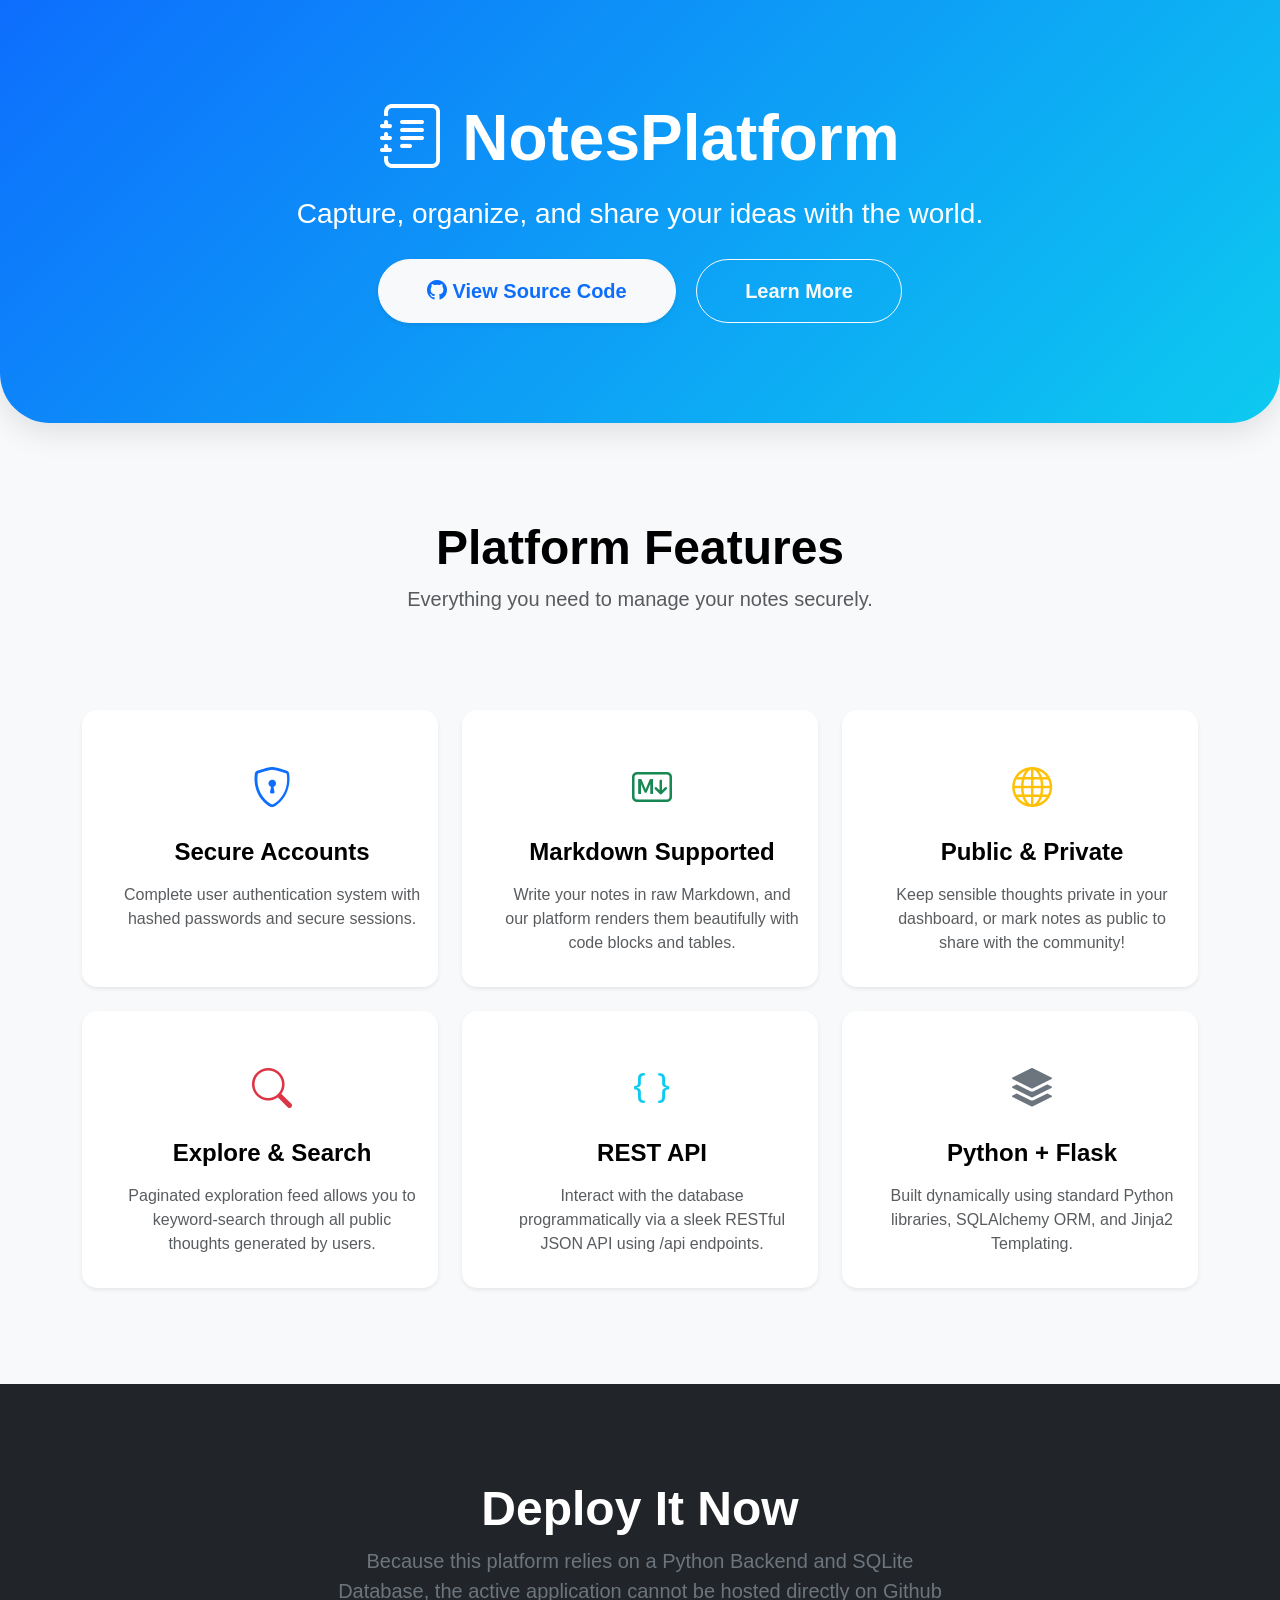
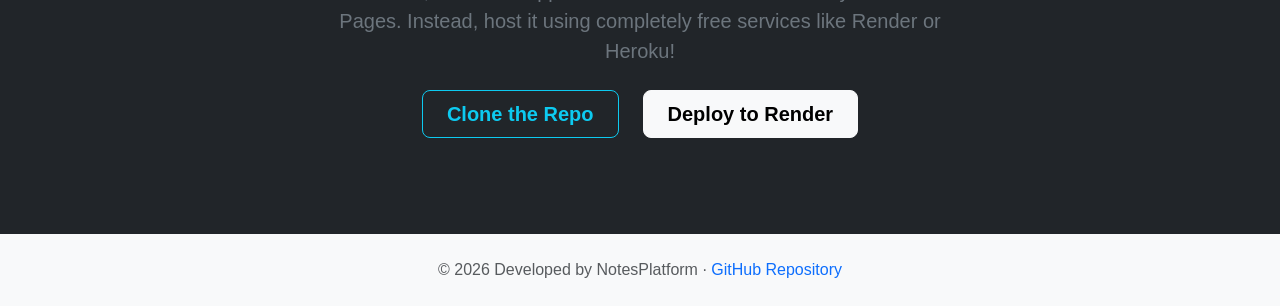
<file: docs/index.html>
<!DOCTYPE html>
<html lang="en">
<head>
    <meta charset="UTF-8">
    <meta name="viewport" content="width=device-width, initial-scale=1.0">
    <title>Notes Sharing Platform</title>
    <!-- Bootstrap CSS -->
    <link href="https://cdn.jsdelivr.net/npm/bootstrap@5.3.3/dist/css/bootstrap.min.css" rel="stylesheet">
    <link href="https://cdn.jsdelivr.net/npm/bootstrap-icons@1.11.1/font/bootstrap-icons.css" rel="stylesheet">
    <style>
        body { font-family: 'Inter', sans-serif; background-color: #f8f9fa; }
        .hero { background: linear-gradient(135deg, #0d6efd, #0dcaf0); color: white; padding: 100px 0; border-bottom-left-radius: 50px; border-bottom-right-radius: 50px; box-shadow: 0 10px 30px rgba(0,0,0,0.1); }
        .feature-icon { font-size: 2.5rem; color: #0d6efd; margin-bottom: 20px;}
        .card { transition: transform 0.3s ease; border: none; border-radius: 15px; }
        .card:hover { transform: translateY(-10px); box-shadow: 0 15px 30px rgba(0,0,0,0.1) !important; }
    </style>
</head>
<body>

    <!-- Hero Section -->
    <header class="hero text-center mb-5">
        <div class="container">
            <h1 class="display-3 fw-bold mb-3"><i class="bi bi-journal-text"></i> NotesPlatform</h1>
            <p class="lead mb-4 fw-light fs-3">Capture, organize, and share your ideas with the world.</p>
            <a href="https://github.com/Darshak-tech/Notes-Sharing-Platform" class="btn btn-light btn-lg px-5 py-3 rounded-pill fw-bold text-primary shadow-sm">
                <i class="bi bi-github"></i> View Source Code
            </a>
            <a href="#features" class="btn btn-outline-light btn-lg px-5 py-3 rounded-pill fw-bold ms-3">
                Learn More
            </a>
        </div>
    </header>

    <!-- Features Section -->
    <section id="features" class="container py-5">
        <div class="text-center mb-5">
            <h2 class="display-5 fw-bold text-body-emphasis">Platform Features</h2>
            <p class="text-muted fs-5">Everything you need to manage your notes securely.</p>
        </div>
        
        <div class="row g-4 py-5 row-cols-1 row-cols-lg-3">
            <div class="col d-flex align-items-start">
                <div class="card shadow-sm h-100 w-100 p-4 pb-0 pe-lg-0 pt-lg-5 align-items-center text-center">
                    <i class="bi bi-shield-lock feature-icon"></i>
                    <h3 class="fw-bold mb-0 fs-4 text-body-emphasis">Secure Accounts</h3>
                    <p class="p-3 text-muted">Complete user authentication system with hashed passwords and secure sessions.</p>
                </div>
            </div>
            <div class="col d-flex align-items-start">
                <div class="card shadow-sm h-100 w-100 p-4 pb-0 pe-lg-0 pt-lg-5 align-items-center text-center">
                    <i class="bi bi-markdown feature-icon text-success"></i>
                    <h3 class="fw-bold mb-0 fs-4 text-body-emphasis">Markdown Supported</h3>
                    <p class="p-3 text-muted">Write your notes in raw Markdown, and our platform renders them beautifully with code blocks and tables.</p>
                </div>
            </div>
            <div class="col d-flex align-items-start">
                <div class="card shadow-sm h-100 w-100 p-4 pb-0 pe-lg-0 pt-lg-5 align-items-center text-center">
                    <i class="bi bi-globe feature-icon text-warning"></i>
                    <h3 class="fw-bold mb-0 fs-4 text-body-emphasis">Public & Private</h3>
                    <p class="p-3 text-muted">Keep sensible thoughts private in your dashboard, or mark notes as public to share with the community!</p>
                </div>
            </div>
            <div class="col d-flex align-items-start">
                <div class="card shadow-sm h-100 w-100 p-4 pb-0 pe-lg-0 pt-lg-5 align-items-center text-center">
                    <i class="bi bi-search feature-icon text-danger"></i>
                    <h3 class="fw-bold mb-0 fs-4 text-body-emphasis">Explore & Search</h3>
                    <p class="p-3 text-muted">Paginated exploration feed allows you to keyword-search through all public thoughts generated by users.</p>
                </div>
            </div>
            <div class="col d-flex align-items-start">
                <div class="card shadow-sm h-100 w-100 p-4 pb-0 pe-lg-0 pt-lg-5 align-items-center text-center">
                    <i class="bi bi-braces feature-icon text-info"></i>
                    <h3 class="fw-bold mb-0 fs-4 text-body-emphasis">REST API</h3>
                    <p class="p-3 text-muted">Interact with the database programmatically via a sleek RESTful JSON API using /api endpoints.</p>
                </div>
            </div>
             <div class="col d-flex align-items-start">
                <div class="card shadow-sm h-100 w-100 p-4 pb-0 pe-lg-0 pt-lg-5 align-items-center text-center">
                    <i class="bi bi-stack feature-icon text-secondary"></i>
                    <h3 class="fw-bold mb-0 fs-4 text-body-emphasis">Python + Flask</h3>
                    <p class="p-3 text-muted">Built dynamically using standard Python libraries, SQLAlchemy ORM, and Jinja2 Templating.</p>
                </div>
            </div>
        </div>
    </section>

    <!-- Call to Action -->
    <div class="bg-dark text-secondary px-4 py-5 text-center">
        <div class="py-5">
            <h1 class="display-5 fw-bold text-white">Deploy It Now</h1>
            <div class="col-lg-6 mx-auto">
                <p class="fs-5 mb-4">Because this platform relies on a Python Backend and SQLite Database, the active application cannot be hosted directly on Github Pages. Instead, host it using completely free services like Render or Heroku!</p>
                <div class="d-grid gap-2 d-sm-flex justify-content-sm-center">
                    <a href="https://github.com/Darshak-tech/Notes-Sharing-Platform" class="btn btn-outline-info btn-lg px-4 me-sm-3 fw-bold">Clone the Repo</a>
                    <a href="https://render.com" target="_blank" class="btn btn-light btn-lg px-4 fw-bold">Deploy to Render</a>
                </div>
            </div>
        </div>
    </div>

    <!-- Footer -->
    <footer class="text-center py-4 text-muted bg-light">
        <p class="mb-0">© 2026 Developed by NotesPlatform · <a href="https://github.com/Darshak-tech/Notes-Sharing-Platform" class="text-decoration-none">GitHub Repository</a></p>
    </footer>

</body>
</html>
</file>
